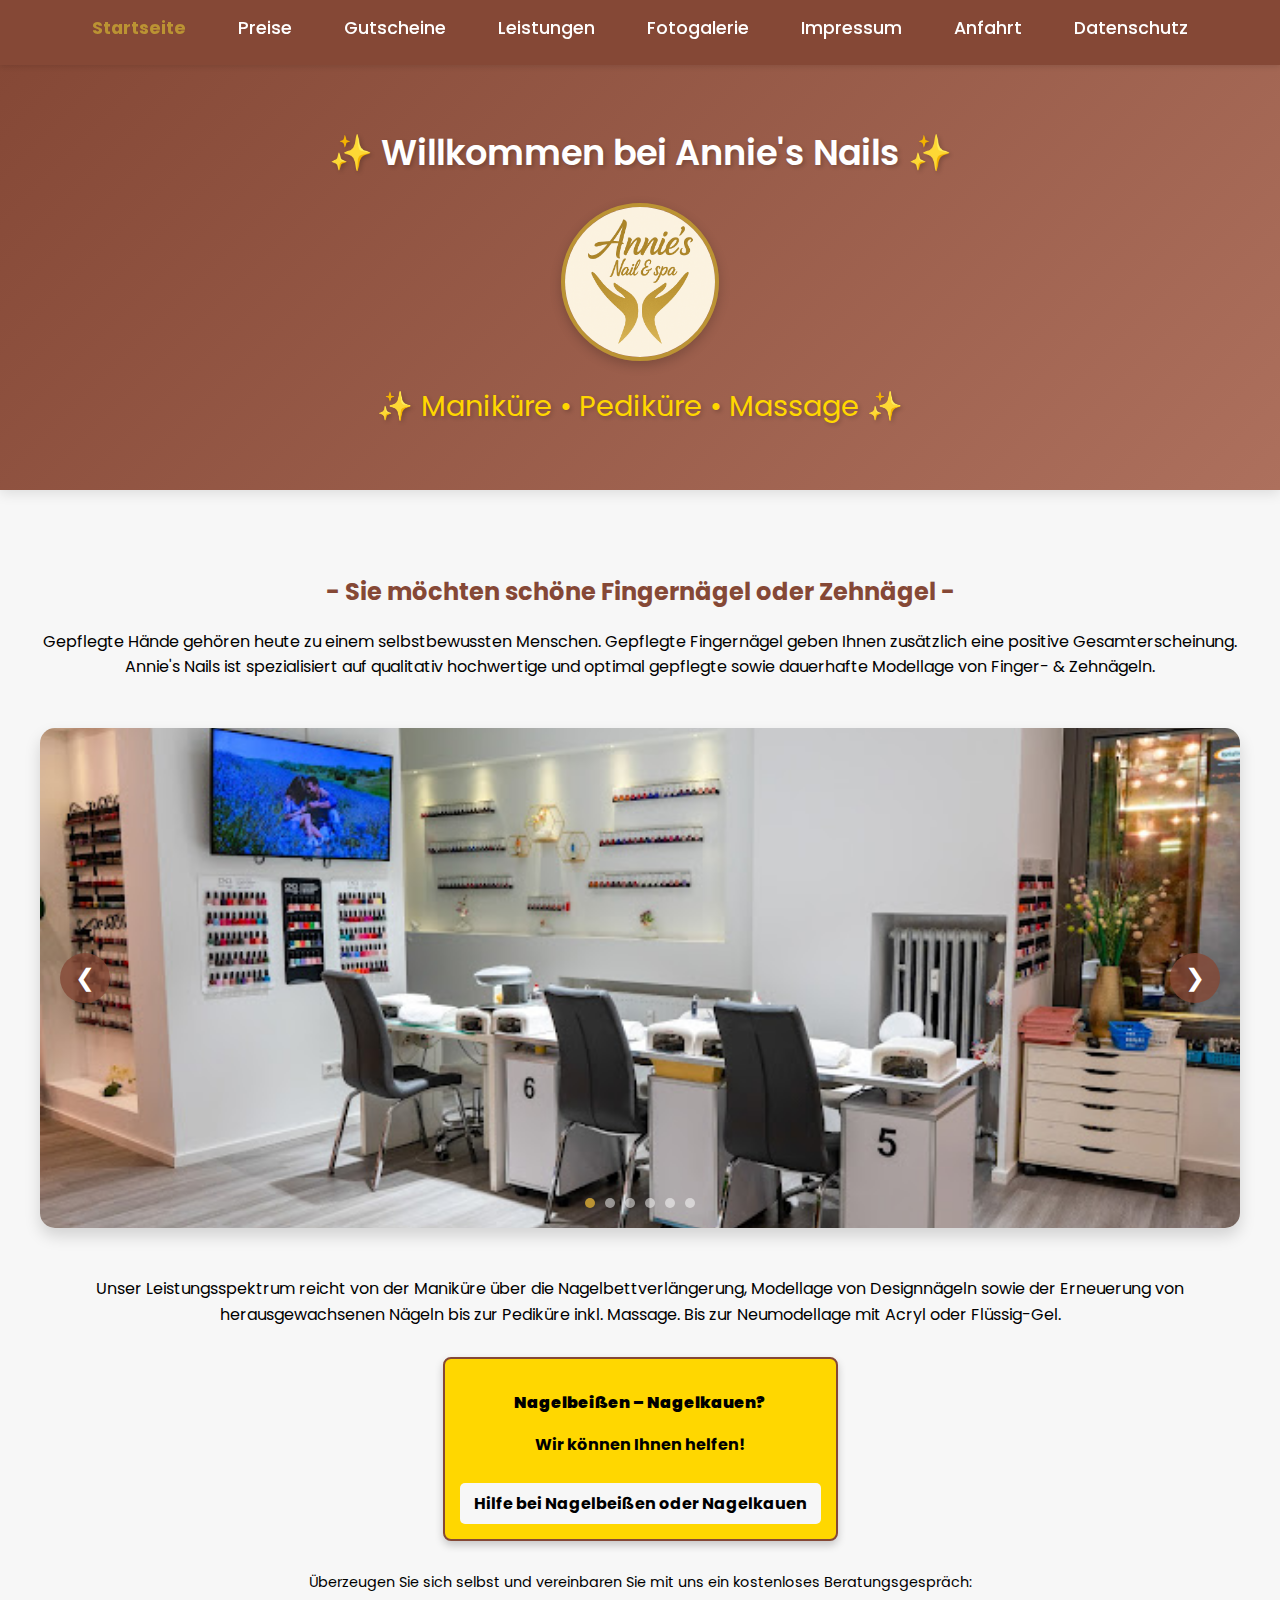
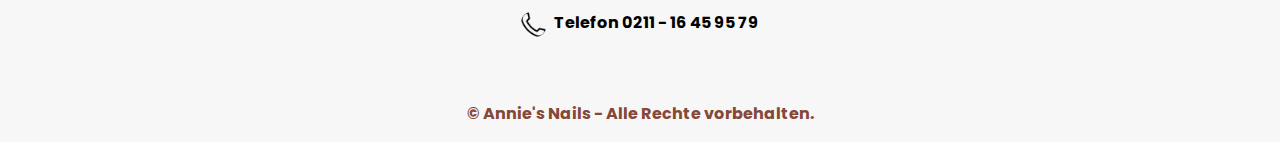
<file: index.html>
<!DOCTYPE html>
<html lang="de">

<head>
    <meta charset="UTF-8">
    <meta name="viewport" content="width=device-width, initial-scale=1.0, maximum-scale=5.0">
    <title>Startseite - Annie's Nails</title>
    <link rel="stylesheet" href="css/index_style.css">
    <link rel="stylesheet" href="css/responsive.css">
    <link rel="stylesheet" href="css/common.css">

    <link rel="preconnect" href="https://fonts.googleapis.com">
    <link rel="preconnect" href="https://fonts.gstatic.com" crossorigin>
    <link
        href="https://fonts.googleapis.com/css2?family=Poppins:ital,wght@0,100;0,200;0,300;0,400;0,500;0,600;0,700;0,800;0,900;1,100;1,200;1,300;1,400;1,500;1,600;1,700;1,800;1,900&display=swap"
        rel="stylesheet">
    <meta name="theme-color" content="#YOUR_BRAND_COLOR">
    <meta name="mobile-web-app-capable" content="yes">

</head>

<body>    <header>
        <div class="sparkle-container"></div>
        <h1><span class="sparkle">✨</span> Willkommen bei Annie's Nails <span class="sparkle">✨</span></h1>
        <img src="assets/images/ChatGPT Image May 22, 2025, 01_03_40 PM.png" alt="Annie's Nails Logo" class="logo">
        <h1><span class="sparkle">✨</span> Maniküre • Pediküre • Massage <span class="sparkle">✨</span></h1>
    </header>

    <nav class="navbar"> <button class="burger" id="burger-btn" aria-label="Menü öffnen">
            <span class="burger-line"></span>
            <span class="burger-line"></span>
            <span class="burger-line"></span>
        </button>
        <div class="nav-links"> <a href="index.html" class="nav-link active">Startseite</a>
            <a href="preise.html" class="nav-link">Preise</a>
            <a href="gutscheine.html" class="nav-link">Gutscheine</a>
            <a href="leistungen.html" class="nav-link">Leistungen</a>
            <a href="fotogalerie.html" class="nav-link">Fotogalerie</a>
            <a href="impressum.html" class="nav-link">Impressum</a>
            <a href="anfahrt.html" class="nav-link">Anfahrt</a>
            <a href="datenschutz.html" class="nav-link">Datenschutz</a>
        </div>
    </nav>

    <div class="container">
        <h2>- Sie möchten schöne Fingernägel oder Zehnägel -</h2>
        <p>Gepflegte Hände gehören heute zu einem selbstbewussten Menschen. Gepflegte Fingernägel geben Ihnen zusätzlich
            eine positive Gesamterscheinung. Annie's Nails ist spezialisiert auf qualitativ hochwertige und optimal
            gepflegte sowie dauerhafte Modellage von Finger- & Zehnägeln.</p>
        <div class="slider-container">
            <div class="slider">
                <div class="slide">
                    <img src="assets/images/interior/2024-03-06.jpg" alt="Annie's Nails Salon Eingang">
                    <div class="slide-caption">
                        <h3>Willkommen in unserem modernen Salon</h3>
                        <p>Genießen Sie die entspannte Atmosphäre in unserem stilvoll eingerichteten Studio</p>
                    </div>
                </div>
                <div class="slide">
                    <img src="assets/images/interior/2024-03-06 (1).jpg" alt="Eleganter Empfangsbereich">
                    <div class="slide-caption">
                        <h3>Professioneller Empfangsbereich</h3>
                        <p>Wir begrüßen Sie in einer einladenden Umgebung</p>
                    </div>
                </div>
                <div class="slide">
                    <img src="assets/images/interior/2024-03-06 (2).jpg" alt="Komfortable Behandlungsplätze">
                    <div class="slide-caption">
                        <h3>Komfortable Behandlungsplätze</h3>
                        <p>Modern ausgestattete Arbeitsplätze für Ihre Behandlung</p>
                    </div>
                </div>
                <div class="slide">
                    <img src="assets/images/interior/2024-03-06 (3).jpg" alt="Nagelpflege Station">
                    <div class="slide-caption">
                        <h3>Professionelle Nagelpflege</h3>
                        <p>Hochwertige Ausstattung für beste Ergebnisse</p>
                    </div>
                </div>
                <div class="slide">
                    <img src="assets/images/interior/2024-03-06 (4).jpg" alt="Entspannungsbereich">
                    <div class="slide-caption">
                        <h3>Entspannungsbereich</h3>
                        <p>Genießen Sie Ihre Behandlung in angenehmer Atmosphäre</p>
                    </div>
                </div>
                <div class="slide">
                    <img src="assets/images/interior/2024-03-06 (5).jpg" alt="Maniküre Arbeitsplatz">
                    <div class="slide-caption">
                        <h3>Maniküre mit Aussicht</h3>
                        <p>Helle und freundliche Atmosphäre für Ihre Behandlung</p>
                    </div>
                </div>
            </div>
            <div class="slider-nav">
                <button class="prev" aria-label="Vorheriges Bild">❮</button>
                <button class="next" aria-label="Nächstes Bild">❯</button>
            </div>
            <div class="slider-dots"></div>
        </div>

        <p>Unser Leistungsspektrum reicht von der Maniküre über die Nagelbettverlängerung, Modellage von Designnägeln
            sowie der Erneuerung von herausgewachsenen Nägeln bis zur Pediküre inkl. Massage. Bis zur Neumodellage mit
            Acryl oder Flüssig-Gel.</p>

        <div class="highlight-box">
            <p><strong>Nagelbeißen – Nagelkauen?</strong></p>
            <p>Wir können Ihnen helfen!</p>
            <a href="leistungen.html">Hilfe bei Nagelbeißen oder Nagelkauen</a>
        </div>

        <p class="footer-note">Überzeugen Sie sich selbst und vereinbaren Sie mit uns ein kostenloses Beratungsgespräch:
        </p>
        <p class="contact"><img src="assets/images/2947981.png" alt="Telefon Icon"><strong>Telefon 0211 - 16 45 95
                79<strong></p>
    </div>

    <footer>
        &copy; Annie's Nails - Alle Rechte vorbehalten.
    </footer>    <script src="js/navbar.js"></script>
    <script src="js/slider.js"></script>
    <script src="js/sparkles.js"></script>
</body>

</html>
</file>
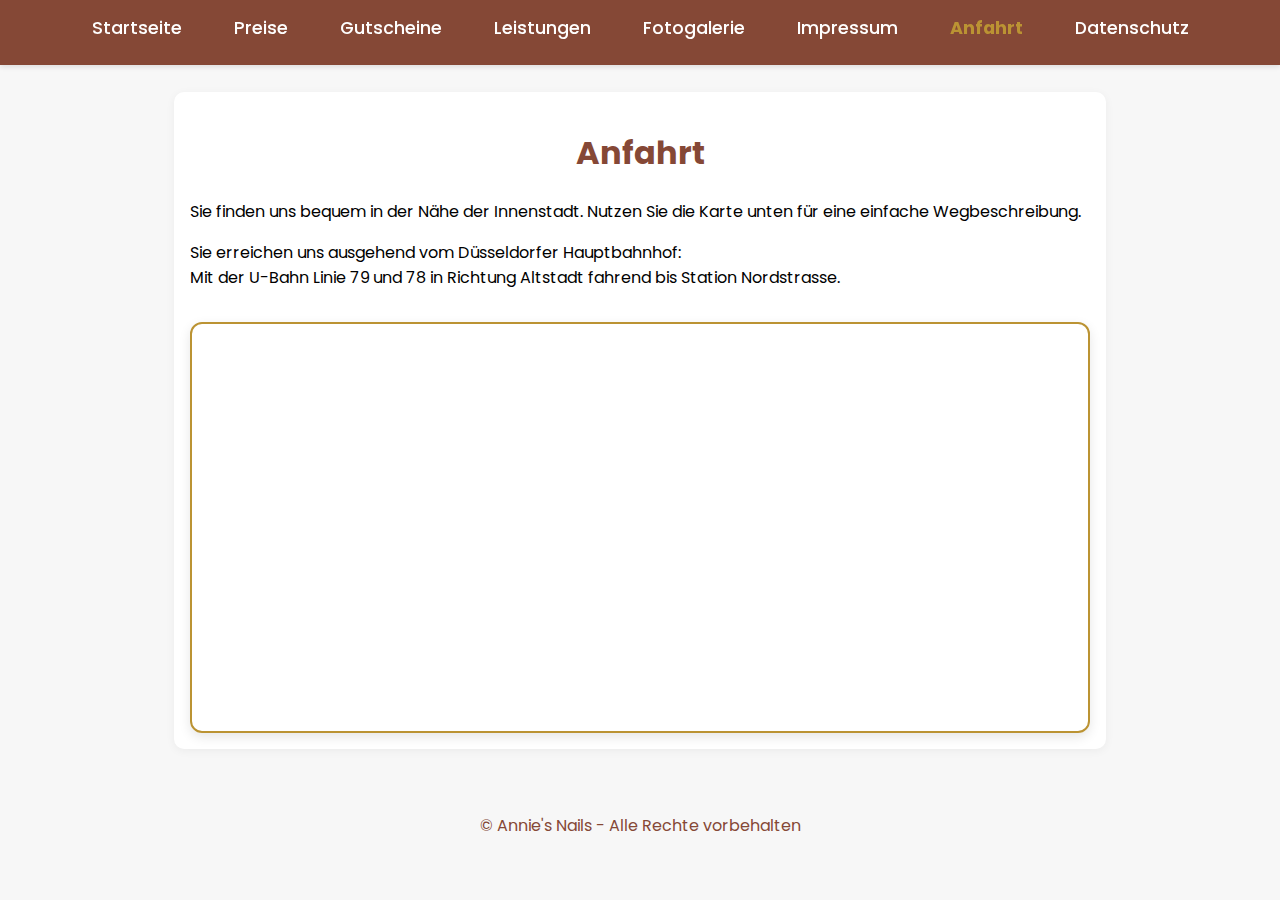
<file: anfahrt.html>
<!DOCTYPE html>
<html lang="de">

<head>
    <meta charset="UTF-8">
    <meta name="viewport" content="width=device-width, initial-scale=1.0">
    <title>Anfahrt - Annie's Nails</title>
    <link rel="preconnect" href="https://fonts.googleapis.com">
    <link rel="preconnect" href="https://fonts.gstatic.com" crossorigin>
    <link
        href="https://fonts.googleapis.com/css2?family=Poppins:ital,wght@0,100;0,200;0,300;0,400;0,500;0,600;0,700;0,800;0,900;1,100;1,200;1,300;1,400;1,500;1,600;1,700;1,800;1,900&display=swap"
        rel="stylesheet">
    <link rel="stylesheet" href="css/anfahrt_style.css">
    <link rel="stylesheet" href="css/common.css">
    <link rel="stylesheet" href="css/responsive.css">
</head>

<body>    <nav class="navbar">
        <button class="burger" id="burger-btn" aria-label="Menü öffnen">
            <span class="burger-line"></span>
            <span class="burger-line"></span>
            <span class="burger-line"></span>
        </button>
        <div class="nav-links">            <a href="index.html" class="nav-link">Startseite</a>
            <a href="preise.html" class="nav-link">Preise</a>
            <a href="gutscheine.html" class="nav-link">Gutscheine</a>
            <a href="leistungen.html" class="nav-link">Leistungen</a>
            <a href="fotogalerie.html" class="nav-link">Fotogalerie</a>
            <a href="impressum.html" class="nav-link">Impressum</a>
            <a href="anfahrt.html" class="nav-link active">Anfahrt</a>
            <a href="datenschutz.html" class="nav-link">Datenschutz</a>
        </div>
    </nav>

    <section class="main-content">
        <h1>Anfahrt</h1>
        <p>Sie finden uns bequem in der Nähe der Innenstadt. Nutzen Sie die Karte unten für eine einfache
            Wegbeschreibung.</p>
        <p>
            Sie erreichen uns ausgehend vom Düsseldorfer Hauptbahnhof:</br>
            Mit der U-Bahn Linie 79 und 78 in Richtung Altstadt fahrend bis Station Nordstrasse.
        </p>

        <div class="map-container">
            <iframe
                src="https://www.google.com/maps/embed?pb=!1m18!1m12!1m3!1d19984.58271523562!2d6.742822410839843!3d51.23615340000002!2m3!1f0!2f0!3f0!3m2!1i1024!2i768!4f13.1!3m3!1m2!1s0x47b8c9f5367ab50b%3A0xeee5b0e6f10e8b27!2sAnnie&#39;s%20Nails%20-%20Nail%20Salon%20%2F%20D%C3%BCsseldorf!5e0!3m2!1sen!2sde!4v1747835757231!5m2!1sen!2sde"
                width="100%" height="400" style="border:0;" allowfullscreen="" loading="lazy"
                referrerpolicy="no-referrer-when-downgrade">
            </iframe>
        </div>
    </section>

    <footer>
        &copy; Annie's Nails - Alle Rechte vorbehalten
    </footer>
    <script src="js/navbar.js"></script>
</body>

</html>
</file>
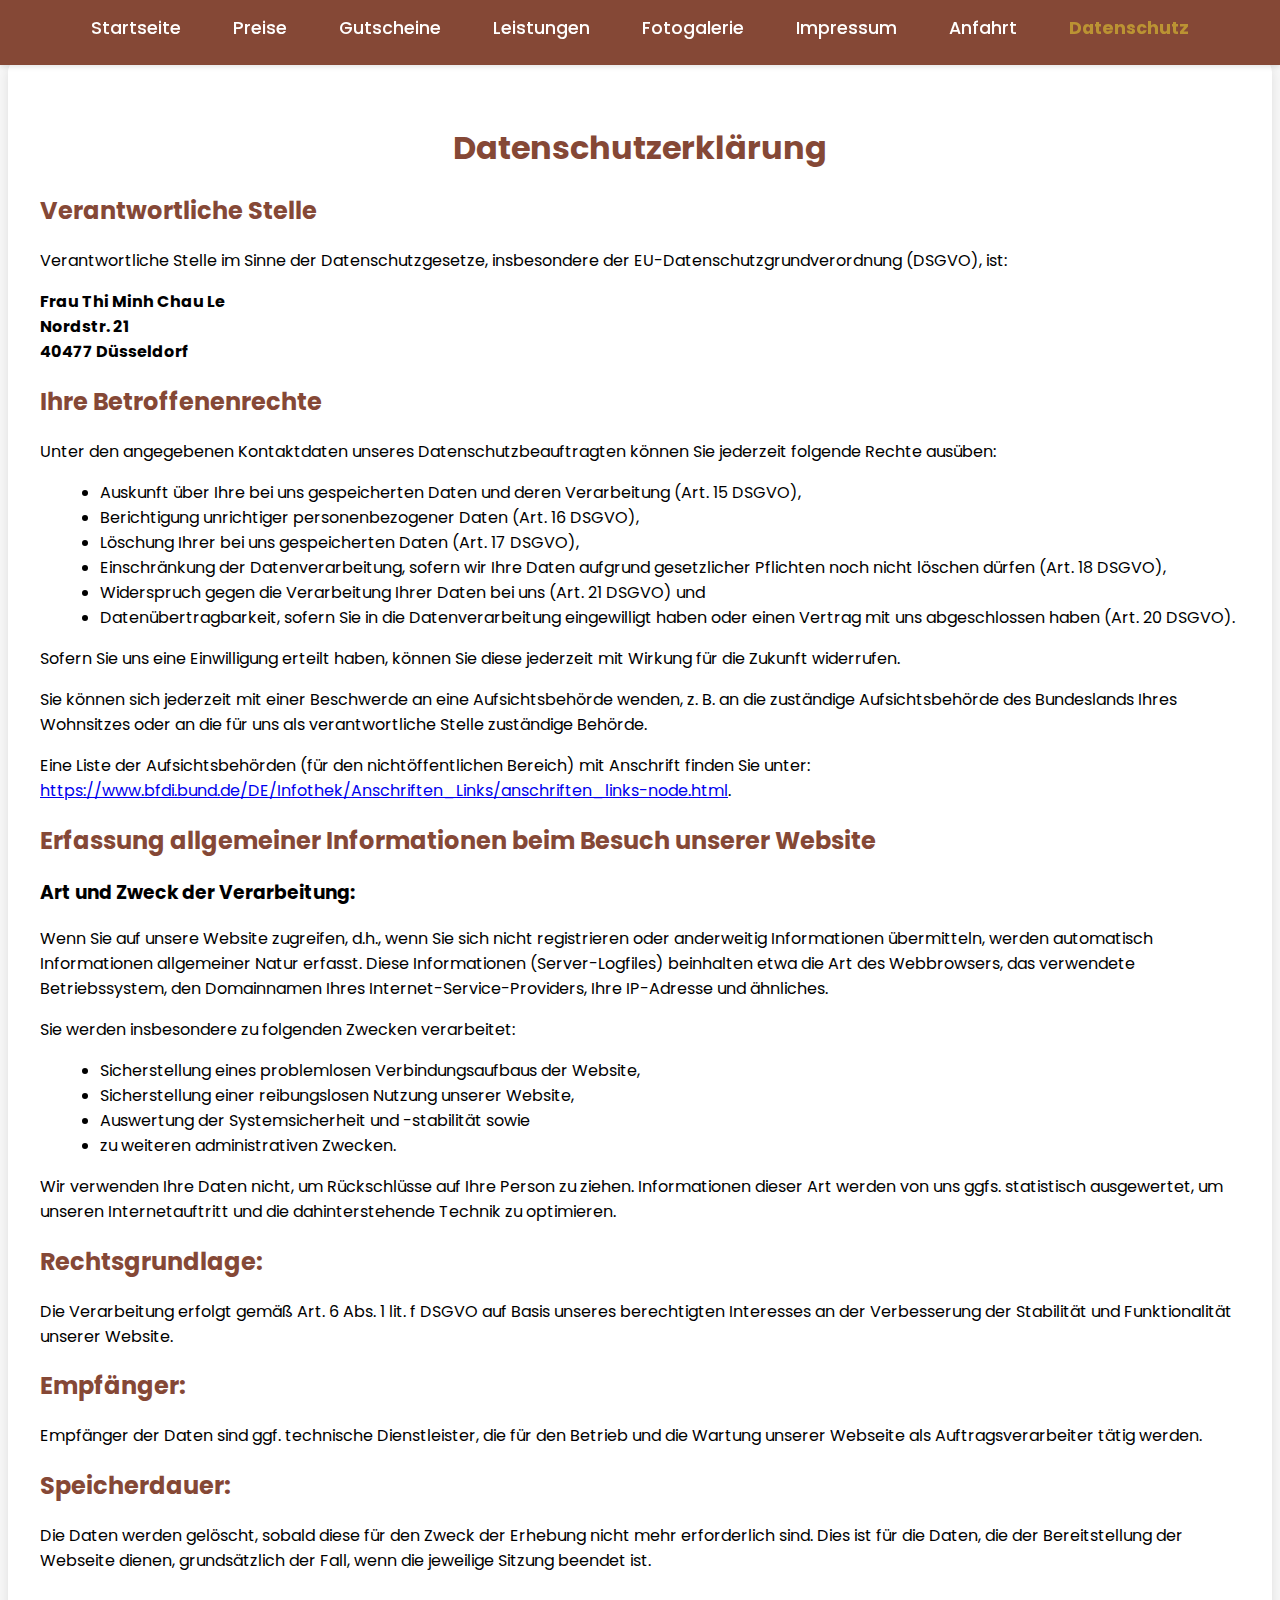
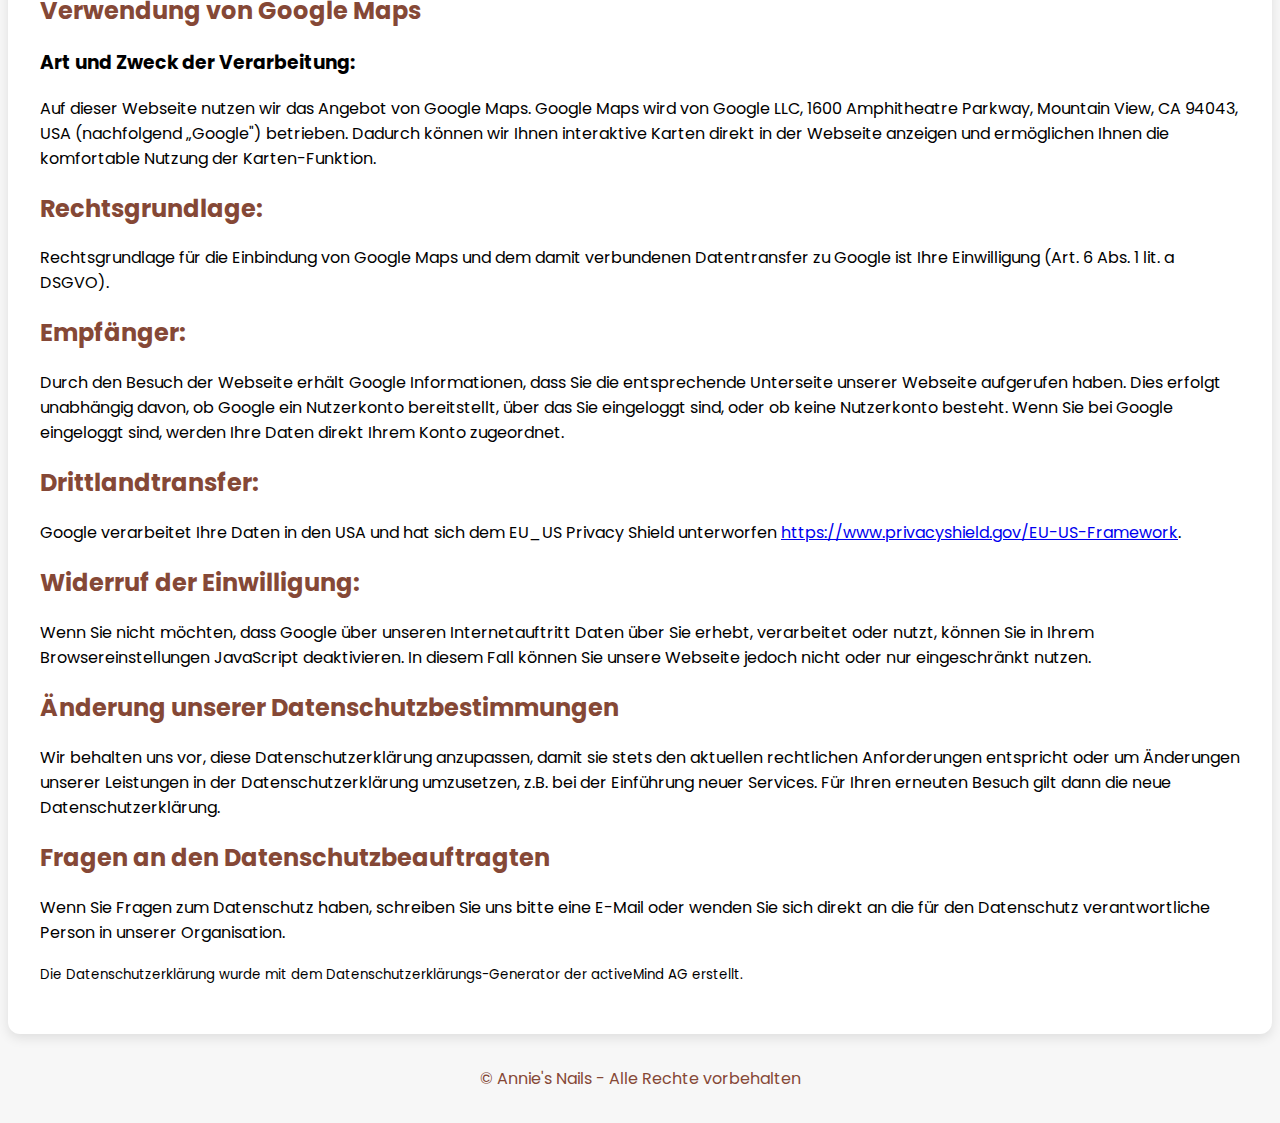
<file: datenschutz.html>
<!DOCTYPE html>
<html lang="de">

<head>
    <meta charset="UTF-8">
    <meta name="viewport" content="width=device-width, initial-scale=1.0">
    <title>Datenschutzerklärung - Annie's Nails</title>
    <link rel="preconnect" href="https://fonts.googleapis.com">
    <link rel="preconnect" href="https://fonts.gstatic.com" crossorigin>
    <link
        href="https://fonts.googleapis.com/css2?family=Poppins:ital,wght@0,100;0,200;0,300;0,400;0,500;0,600;0,700;0,800;0,900;1,100;1,200;1,300;1,400;1,500;1,600;1,700;1,800;1,900&display=swap"
        rel="stylesheet">
    <link rel="stylesheet" href="css/datenschutz_style.css">
    <link rel="stylesheet" href="css/common.css">
    <link rel="stylesheet" href="css/responsive.css">

</head>

<body>    <nav class="navbar">
        <button class="burger" id="burger-btn" aria-label="Menü öffnen">
            <span class="burger-line"></span>
            <span class="burger-line"></span>
            <span class="burger-line"></span>
        </button>
        <div class="nav-links">            <a href="index.html" class="nav-link">Startseite</a>
            <a href="preise.html" class="nav-link">Preise</a>
            <a href="gutscheine.html" class="nav-link">Gutscheine</a>
            <a href="leistungen.html" class="nav-link">Leistungen</a>
            <a href="fotogalerie.html" class="nav-link">Fotogalerie</a>
            <a href="impressum.html" class="nav-link">Impressum</a>
            <a href="anfahrt.html" class="nav-link">Anfahrt</a>
            <a href="datenschutz.html" class="nav-link active">Datenschutz</a>
        </div>
    </nav>

    <div class="container">
        <h1>Datenschutzerklärung</h1>

        <h2>Verantwortliche Stelle</h2>
        <p>Verantwortliche Stelle im Sinne der Datenschutzgesetze, insbesondere der EU-Datenschutzgrundverordnung
            (DSGVO), ist:</p>
        <strong><p>Frau Thi Minh Chau Le<br>
            Nordstr. 21<br>
            40477 Düsseldorf</p></strong>

        <h2>Ihre Betroffenenrechte</h2>
        <p>Unter den angegebenen Kontaktdaten unseres Datenschutzbeauftragten können Sie jederzeit folgende Rechte
            ausüben:</p>
        <ul>
            <li>Auskunft über Ihre bei uns gespeicherten Daten und deren Verarbeitung (Art. 15 DSGVO),</li>
            <li>Berichtigung unrichtiger personenbezogener Daten (Art. 16 DSGVO),</li>
            <li>Löschung Ihrer bei uns gespeicherten Daten (Art. 17 DSGVO),</li>
            <li>Einschränkung der Datenverarbeitung, sofern wir Ihre Daten aufgrund gesetzlicher Pflichten noch nicht
                löschen dürfen (Art. 18 DSGVO),</li>
            <li>Widerspruch gegen die Verarbeitung Ihrer Daten bei uns (Art. 21 DSGVO) und</li>
            <li>Datenübertragbarkeit, sofern Sie in die Datenverarbeitung eingewilligt haben oder einen Vertrag mit uns
                abgeschlossen haben (Art. 20 DSGVO).</li>
        </ul>
        <p>Sofern Sie uns eine Einwilligung erteilt haben, können Sie diese jederzeit mit Wirkung für die Zukunft
            widerrufen.</p>
        <p>Sie können sich jederzeit mit einer Beschwerde an eine Aufsichtsbehörde wenden, z. B. an die zuständige
            Aufsichtsbehörde des Bundeslands Ihres Wohnsitzes oder an die für uns als verantwortliche Stelle zuständige
            Behörde.</p>
        <p>Eine Liste der Aufsichtsbehörden (für den nichtöffentlichen Bereich) mit Anschrift finden Sie unter: <a
                href="https://www.bfdi.bund.de/DE/Infothek/Anschriften_Links/anschriften_links-node.html"
                target="_blank">https://www.bfdi.bund.de/DE/Infothek/Anschriften_Links/anschriften_links-node.html</a>.
        </p>

        <h2>Erfassung allgemeiner Informationen beim Besuch unserer Website</h2>
        <h3>Art und Zweck der Verarbeitung:</h3>
        <p>Wenn Sie auf unsere Website zugreifen, d.h., wenn Sie sich nicht registrieren oder anderweitig Informationen
            übermitteln, werden automatisch Informationen allgemeiner Natur erfasst. Diese Informationen
            (Server-Logfiles) beinhalten etwa die Art des Webbrowsers, das verwendete Betriebssystem, den Domainnamen
            Ihres Internet-Service-Providers, Ihre IP-Adresse und ähnliches.</p>
        <p>Sie werden insbesondere zu folgenden Zwecken verarbeitet:</p>
        <ul>
            <li>Sicherstellung eines problemlosen Verbindungsaufbaus der Website,</li>
            <li>Sicherstellung einer reibungslosen Nutzung unserer Website,</li>
            <li>Auswertung der Systemsicherheit und -stabilität sowie</li>
            <li>zu weiteren administrativen Zwecken.</li>
        </ul>
        <p>Wir verwenden Ihre Daten nicht, um Rückschlüsse auf Ihre Person zu ziehen. Informationen dieser Art werden
            von uns ggfs. statistisch ausgewertet, um unseren Internetauftritt und die dahinterstehende Technik zu
            optimieren.</p>

        <h2>Rechtsgrundlage:</h2>
        <p>Die Verarbeitung erfolgt gemäß Art. 6 Abs. 1 lit. f DSGVO auf Basis unseres berechtigten Interesses an der
            Verbesserung der Stabilität und Funktionalität unserer Website.</p>

        <h2>Empfänger:</h2>
        <p>Empfänger der Daten sind ggf. technische Dienstleister, die für den Betrieb und die Wartung unserer Webseite
            als Auftragsverarbeiter tätig werden.</p>

        <h2>Speicherdauer:</h2>
        <p>Die Daten werden gelöscht, sobald diese für den Zweck der Erhebung nicht mehr erforderlich sind. Dies ist für
            die Daten, die der Bereitstellung der Webseite dienen, grundsätzlich der Fall, wenn die jeweilige Sitzung
            beendet ist.</p>

        <h2>Verwendung von Google Maps</h2>
        <h3>Art und Zweck der Verarbeitung:</h3>
        <p>Auf dieser Webseite nutzen wir das Angebot von Google Maps. Google Maps wird von Google LLC, 1600
            Amphitheatre Parkway, Mountain View, CA 94043, USA (nachfolgend „Google") betrieben. Dadurch können wir
            Ihnen interaktive Karten direkt in der Webseite anzeigen und ermöglichen Ihnen die komfortable Nutzung der
            Karten-Funktion.</p>

        <h2>Rechtsgrundlage:</h2>
        <p>Rechtsgrundlage für die Einbindung von Google Maps und dem damit verbundenen Datentransfer zu Google ist Ihre
            Einwilligung (Art. 6 Abs. 1 lit. a DSGVO).</p>

        <h2>Empfänger:</h2>
        <p>Durch den Besuch der Webseite erhält Google Informationen, dass Sie die entsprechende Unterseite unserer
            Webseite aufgerufen haben. Dies erfolgt unabhängig davon, ob Google ein Nutzerkonto bereitstellt, über das
            Sie eingeloggt sind, oder ob keine Nutzerkonto besteht. Wenn Sie bei Google eingeloggt sind, werden Ihre
            Daten direkt Ihrem Konto zugeordnet.</p>

        <h2>Drittlandtransfer:</h2>
        <p>Google verarbeitet Ihre Daten in den USA und hat sich dem EU_US Privacy Shield unterworfen <a
                href="https://www.privacyshield.gov/EU-US-Framework"
                target="_blank">https://www.privacyshield.gov/EU-US-Framework</a>.</p>

        <h2>Widerruf der Einwilligung:</h2>
        <p>Wenn Sie nicht möchten, dass Google über unseren Internetauftritt Daten über Sie erhebt, verarbeitet oder
            nutzt, können Sie in Ihrem Browsereinstellungen JavaScript deaktivieren. In diesem Fall können Sie unsere
            Webseite jedoch nicht oder nur eingeschränkt nutzen.</p>

        <h2>Änderung unserer Datenschutzbestimmungen</h2>
        <p>Wir behalten uns vor, diese Datenschutzerklärung anzupassen, damit sie stets den aktuellen rechtlichen
            Anforderungen entspricht oder um Änderungen unserer Leistungen in der Datenschutzerklärung umzusetzen, z.B.
            bei der Einführung neuer Services. Für Ihren erneuten Besuch gilt dann die neue Datenschutzerklärung.</p>

        <h2>Fragen an den Datenschutzbeauftragten</h2>
        <p>Wenn Sie Fragen zum Datenschutz haben, schreiben Sie uns bitte eine E-Mail oder wenden Sie sich direkt an die
            für den Datenschutz verantwortliche Person in unserer Organisation.</p>

        <p><small>Die Datenschutzerklärung wurde mit dem Datenschutzerklärungs-Generator der activeMind AG
                erstellt.</small></p>
    </div>

    <footer>
    &copy; Annie's Nails - Alle Rechte vorbehalten
  </footer>

    <script src="js/navbar.js"></script>

</body>

</html>
</file>
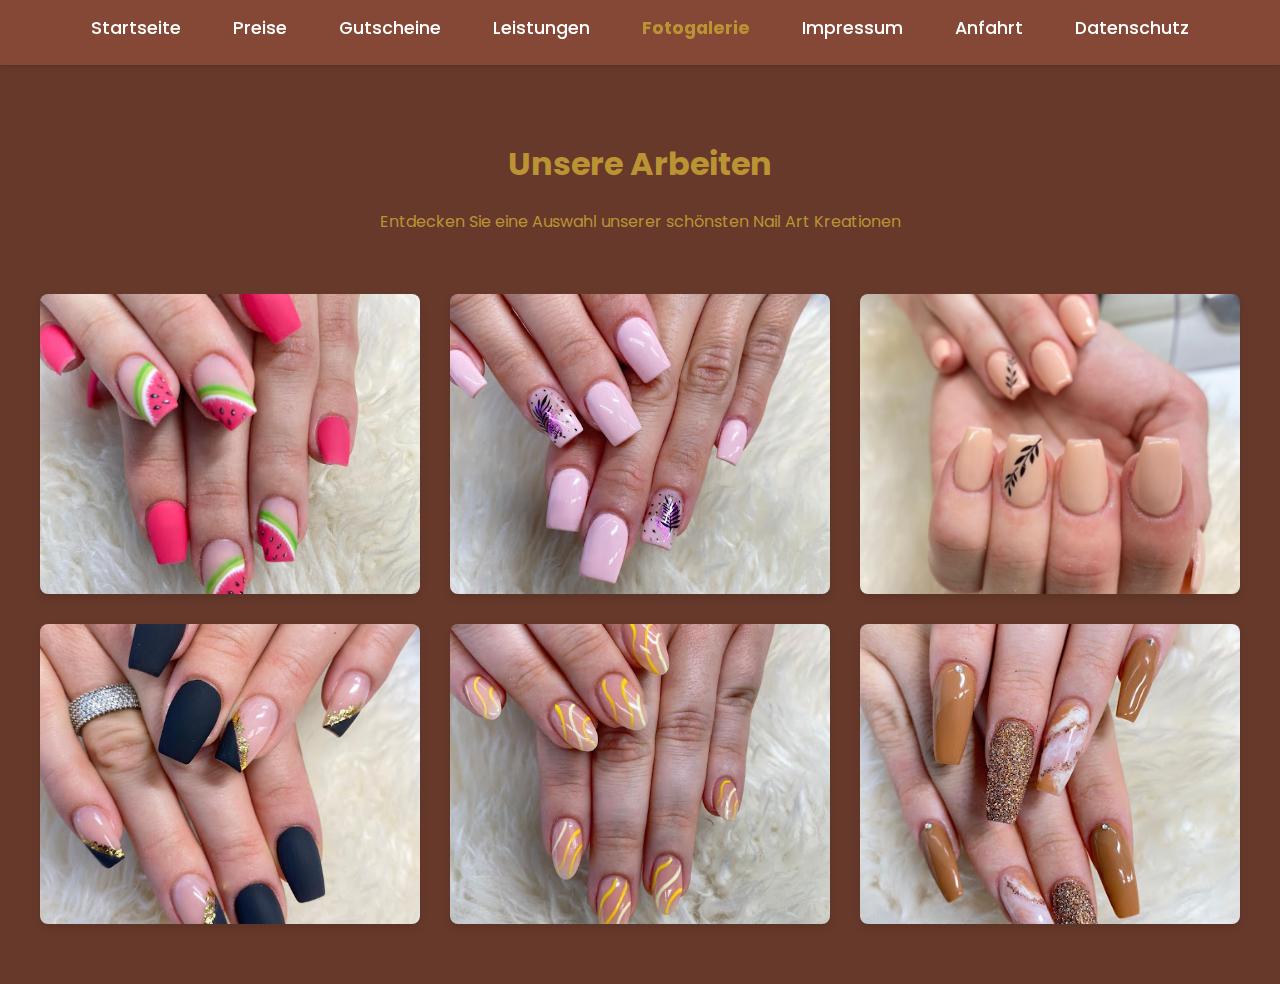
<file: fotogalerie.html>
<!DOCTYPE html>
<html lang="de">

<head>
    <meta charset="UTF-8">
    <meta name="viewport" content="width=device-width, initial-scale=1.0">
    <title>Fotogalerie - Annie Nails</title>
    <link rel="stylesheet" href="css/common.css">
    <link rel="stylesheet" href="css/fotogalerie_style.css">
    <link rel="stylesheet" href="css/responsive.css">

    <link rel="preconnect" href="https://fonts.googleapis.com">
    <link rel="preconnect" href="https://fonts.gstatic.com" crossorigin>
    <link
        href="https://fonts.googleapis.com/css2?family=Poppins:ital,wght@0,100;0,200;0,300;0,400;0,500;0,600;0,700;0,800;0,900;1,100;1,200;1,300;1,400;1,500;1,600;1,700;1,800;1,900&display=swap"
        rel="stylesheet">
</head>

<body>
    <nav class="navbar">
        <button class="burger" id="burger-btn" aria-label="Menü öffnen">
            <span class="burger-line"></span>
            <span class="burger-line"></span>
            <span class="burger-line"></span>
        </button>
        <div class="nav-links">
            <a href="index.html" class="nav-link">Startseite</a>
            <a href="preise.html" class="nav-link">Preise</a>
            <a href="gutscheine.html" class="nav-link">Gutscheine</a>
            <a href="leistungen.html" class="nav-link">Leistungen</a>
            <a href="fotogalerie.html" class="nav-link active">Fotogalerie</a>
            <a href="impressum.html" class="nav-link">Impressum</a>
            <a href="anfahrt.html" class="nav-link">Anfahrt</a>
            <a href="datenschutz.html" class="nav-link">Datenschutz</a>
        </div>
    </nav>

    <div class="gallery-container">
        <div class="gallery-header">
            <h1>Unsere Arbeiten</h1>
            <p>Entdecken Sie eine Auswahl unserer schönsten Nail Art Kreationen</p>
        </div>

        <div class="gallery-grid">
            <div class="gallery-item">
                <img src="assets/images/nails/2024-04-17.jpg" alt="Elegante French Nails">
                <div class="gallery-item-overlay">
                    <h3 class="gallery-item-title">Klassische French Manicure mit moderner Note</h3>
                </div>
            </div>

            <div class="gallery-item">
                <img src="assets/images/nails/2024-04-17 (1).jpg" alt="Stilvolle Naturnägel">
                <div class="gallery-item-overlay">
                    <h3 class="gallery-item-title">Moderne Nagelkunst in Pastelltönen</h3>
                </div>
            </div>

            <div class="gallery-item">
                <img src="assets/images/nails/2024-04-20.jpg" alt="Glitzerndes Nageldesign">
                <div class="gallery-item-overlay">
                    <h3 class="gallery-item-title">Perfekt gepflegte Naturnägel in Nude</h3>
                </div>
            </div>

            <div class="gallery-item">
                <img src="assets/images/nails/2024-04-20 (1).jpg" alt="Kunstvolle Nagelmodellage">
                <div class="gallery-item-overlay">
                    <h3 class="gallery-item-title">Glamouröses Design mit Glitzereffekt</h3>
                </div>
            </div>

            <div class="gallery-item">
                <img src="assets/images/nails/Lacktheke.jpg" alt="Große Farbauswahl">
                <div class="gallery-item-overlay">
                    <h3 class="gallery-item-title">Unsere vielfältige Farbauswahl für Ihre Wunschnägel</h3>
                </div>
            </div>

            <div class="gallery-item">
                <img src="assets/images/nails/2024-04-18.jpg" alt="Luxuriöses Karamell & Glitzer Design">
                <div class="gallery-item-overlay">
                    <h3 class="gallery-item-title">Elegantes Karamell mit Glitzer & Marmoreffekt</h3>
                </div>
            </div>
        </div>
    </div>

    <script src="js/navbar.js"></script>
</body>

</html>
</file>
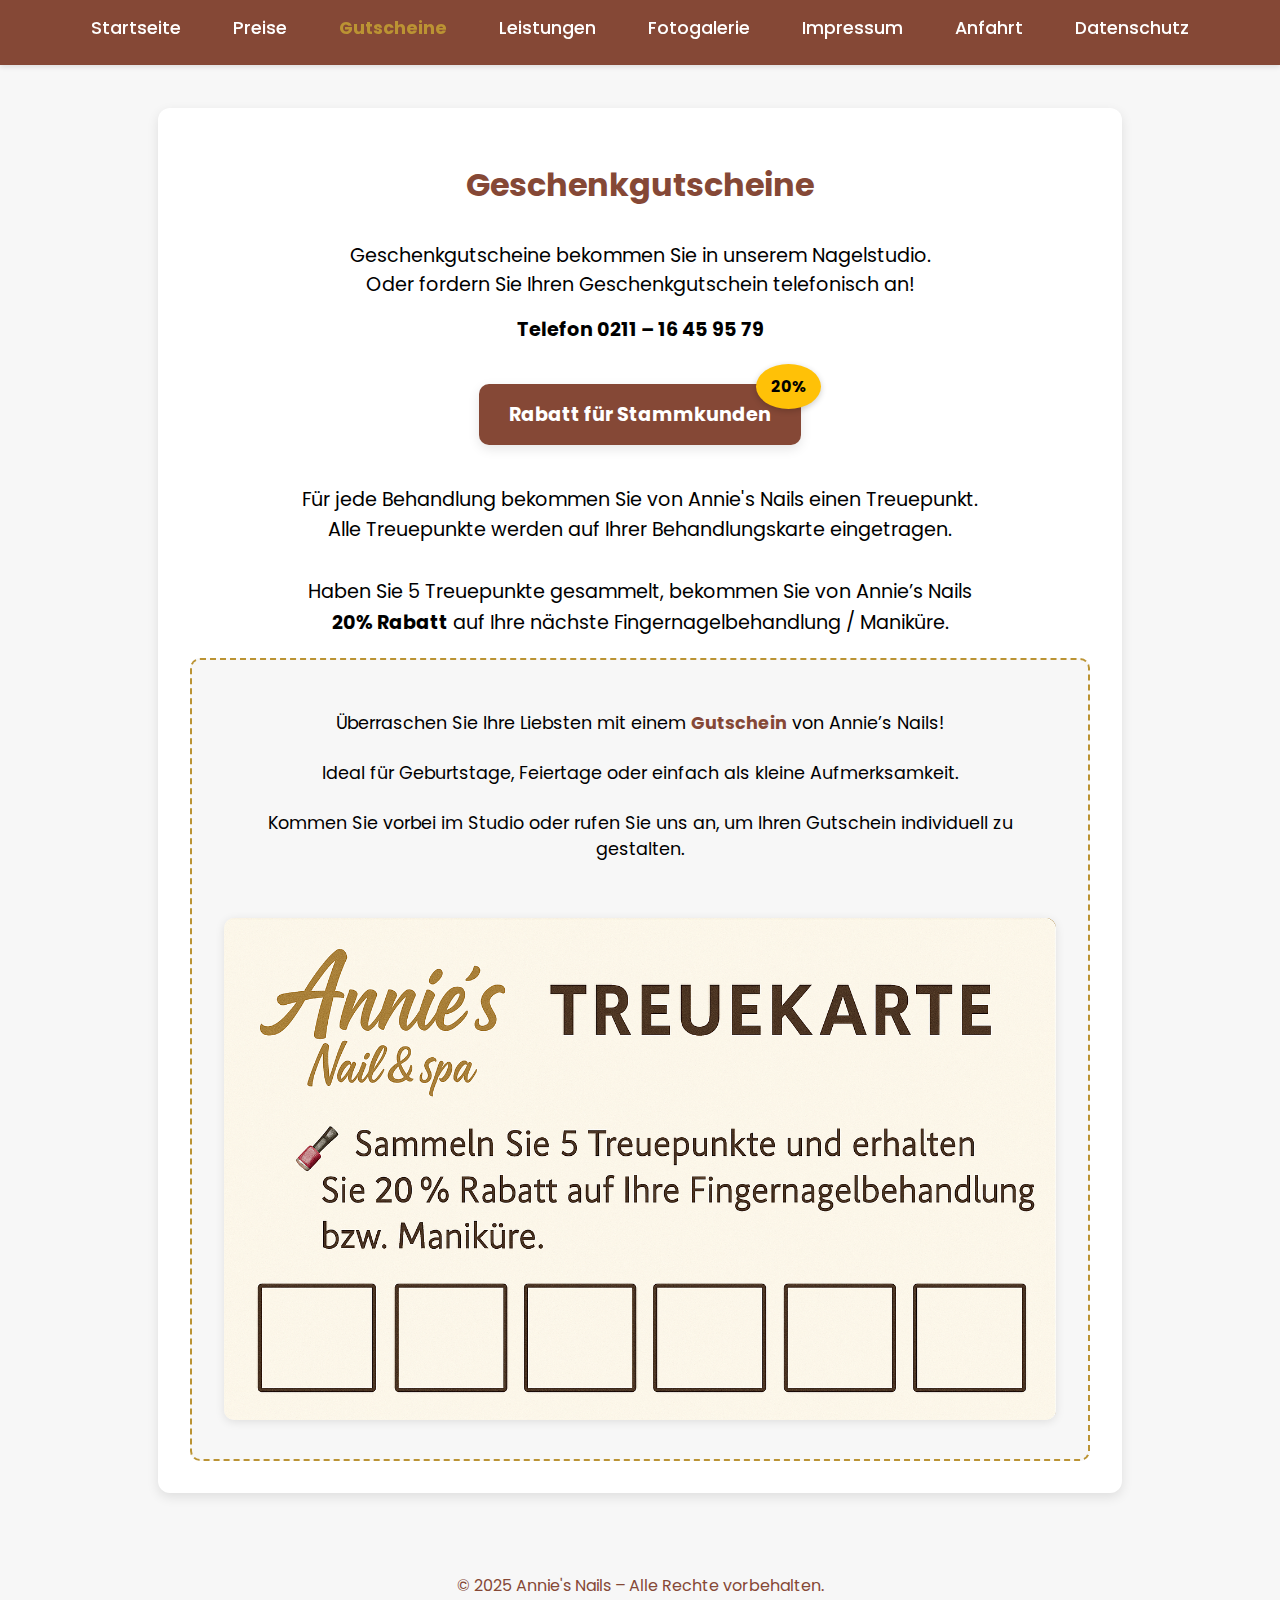
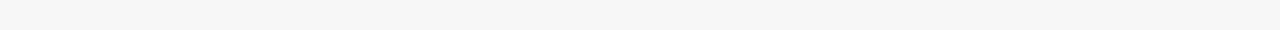
<file: gutscheine.html>
<!DOCTYPE html>
<html lang="de">

<head>
    <meta charset="UTF-8" />
    <meta name="viewport" content="width=device-width, initial-scale=1.0" />
    <title>Gutscheine – Annie's Nails</title>
    <link rel="preconnect" href="https://fonts.googleapis.com">
    <link rel="preconnect" href="https://fonts.gstatic.com" crossorigin>
    <link
        href="https://fonts.googleapis.com/css2?family=Poppins:ital,wght@0,100;0,200;0,300;0,400;0,500;0,600;0,700;0,800;0,900;1,100;1,200;1,300;1,400;1,500;1,600;1,700;1,800;1,900&display=swap"
        rel="stylesheet">
    <link rel="stylesheet" href="css/gutscheine_style.css" />
    <link rel="stylesheet" href="css/common.css" />
    <link rel="stylesheet" href="css/responsive.css" />

</head>

<body>    <nav class="navbar">
        <button class="burger" id="burger-btn" aria-label="Menü öffnen">
            <span class="burger-line"></span>
            <span class="burger-line"></span>
            <span class="burger-line"></span>
        </button>
        <div class="nav-links">            <a href="index.html" class="nav-link">Startseite</a>
            <a href="preise.html" class="nav-link">Preise</a>
            <a href="gutscheine.html" class="nav-link active">Gutscheine</a>
            <a href="leistungen.html" class="nav-link">Leistungen</a>
            <a href="fotogalerie.html" class="nav-link">Fotogalerie</a>
            <a href="impressum.html" class="nav-link">Impressum</a>
            <a href="anfahrt.html" class="nav-link">Anfahrt</a>
            <a href="datenschutz.html" class="nav-link">Datenschutz</a>
        </div>
    </nav>

    <section class="main-content">
        <h1>Geschenkgutscheine</h1>
        <p class="info-text">Geschenkgutscheine bekommen Sie in unserem Nagelstudio.<br>
            Oder fordern Sie Ihren Geschenkgutschein telefonisch an!</p>

        <p class="phone">Telefon 0211 – 16 45 95 79</p>

        <div class="highlight-box">
            Rabatt für Stammkunden
            <div class="badge">20%</div>
        </div>


        <div class="loyalty-text">
            Für jede Behandlung bekommen Sie von Annie's Nails einen Treuepunkt.<br>
            Alle Treuepunkte werden auf Ihrer Behandlungskarte eingetragen.<br><br>
            Haben Sie 5 Treuepunkte gesammelt, bekommen Sie von Annie’s Nails <strong>20% Rabatt</strong>
            auf Ihre nächste Fingernagelbehandlung / Maniküre.
        </div>

        <div class="voucher-box">
            <p>
                Überraschen Sie Ihre Liebsten mit einem <strong>Gutschein</strong> von Annie’s Nails!
            </p>
            <p>
                Ideal für Geburtstage, Feiertage oder einfach als kleine Aufmerksamkeit.
            </p>
            <p>
                Kommen Sie vorbei im Studio oder rufen Sie uns an, um Ihren Gutschein individuell zu gestalten.
            </p>

            <img src="assets/images/ChatGPT Image May 22, 2025, 01_57_36 PM.png" alt="Gutschein Beispiel" class="voucher-image" />
        </div>
    </section>

    <footer>
        &copy; 2025 Annie's Nails – Alle Rechte vorbehalten.
    </footer>

    <script src="js/navbar.js"></script>

</body>

</html>
</file>
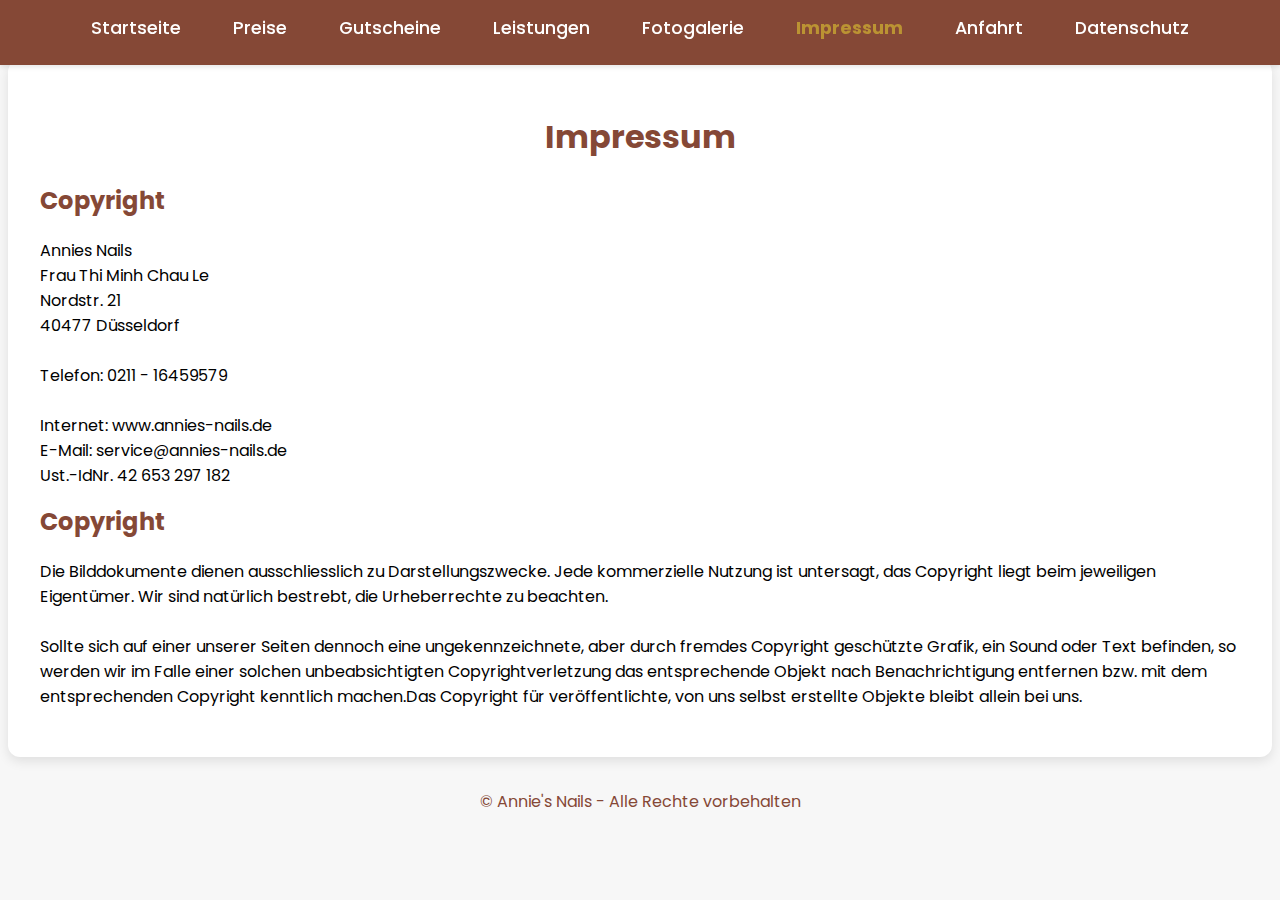
<file: impressum.html>
<!DOCTYPE html>
<html lang="en">

<head>
    <meta charset="UTF-8">
    <meta name="viewport" content="width=device-width, initial-scale=1.0">
    <title>Impressum - Annie's Nails</title>
    <link rel="preconnect" href="https://fonts.googleapis.com">
    <link rel="preconnect" href="https://fonts.gstatic.com" crossorigin>
    <link
        href="https://fonts.googleapis.com/css2?family=Poppins:ital,wght@0,100;0,200;0,300;0,400;0,500;0,600;0,700;0,800;0,900;1,100;1,200;1,300;1,400;1,500;1,600;1,700;1,800;1,900&display=swap"
        rel="stylesheet">
    <link rel="stylesheet" href="css/impressum_style.css">
    <link rel="stylesheet" href="css/common.css">
    <link rel="stylesheet" href="css/responsive.css">

</head>

<body>    <nav class="navbar">
        <button class="burger" id="burger-btn" aria-label="Menü öffnen">
            <span class="burger-line"></span>
            <span class="burger-line"></span>
            <span class="burger-line"></span>
        </button>
        <div class="nav-links">            <a href="index.html" class="nav-link">Startseite</a>
            <a href="preise.html" class="nav-link">Preise</a>
            <a href="gutscheine.html" class="nav-link">Gutscheine</a>
            <a href="leistungen.html" class="nav-link">Leistungen</a>
            <a href="fotogalerie.html" class="nav-link">Fotogalerie</a>
            <a href="impressum.html" class="nav-link active">Impressum</a>
            <a href="anfahrt.html" class="nav-link">Anfahrt</a>
            <a href="datenschutz.html" class="nav-link">Datenschutz</a>
        </div>
    </nav>

    <div class="container">
        <h1>Impressum</h1>

        <h2>Copyright</h2>
        <p>
            Annies Nails </br>
            Frau Thi Minh Chau Le </br>
            Nordstr. 21</br>
            40477 Düsseldorf</br></br>

            Telefon: 0211 - 16459579</br></br>

            Internet: www.annies-nails.de</br>
            E-Mail: service@annies-nails.de</br>

            Ust.-IdNr. 42 653 297 182
        </p>

        <h2>Copyright</h2>
        <p>
            Die Bilddokumente dienen ausschliesslich zu Darstellungszwecke. Jede kommerzielle Nutzung ist untersagt, das
            Copyright liegt beim jeweiligen Eigentümer. Wir sind natürlich bestrebt, die Urheberrechte zu beachten.
            </br></br>
            Sollte sich auf einer unserer Seiten dennoch eine ungekennzeichnete, aber durch fremdes Copyright geschützte
            Grafik, ein Sound oder Text befinden, so werden wir im Falle einer solchen unbeabsichtigten
            Copyrightverletzung das entsprechende Objekt nach Benachrichtigung entfernen bzw. mit dem entsprechenden
            Copyright kenntlich machen.Das Copyright für veröffentlichte, von uns selbst erstellte Objekte bleibt allein
            bei uns.
        </p>
    </div>    
        <footer>
            &copy; Annie's Nails - Alle Rechte vorbehalten
        </footer>

    <script src="js/navbar.js"></script>    
</body>

</html>
</file>
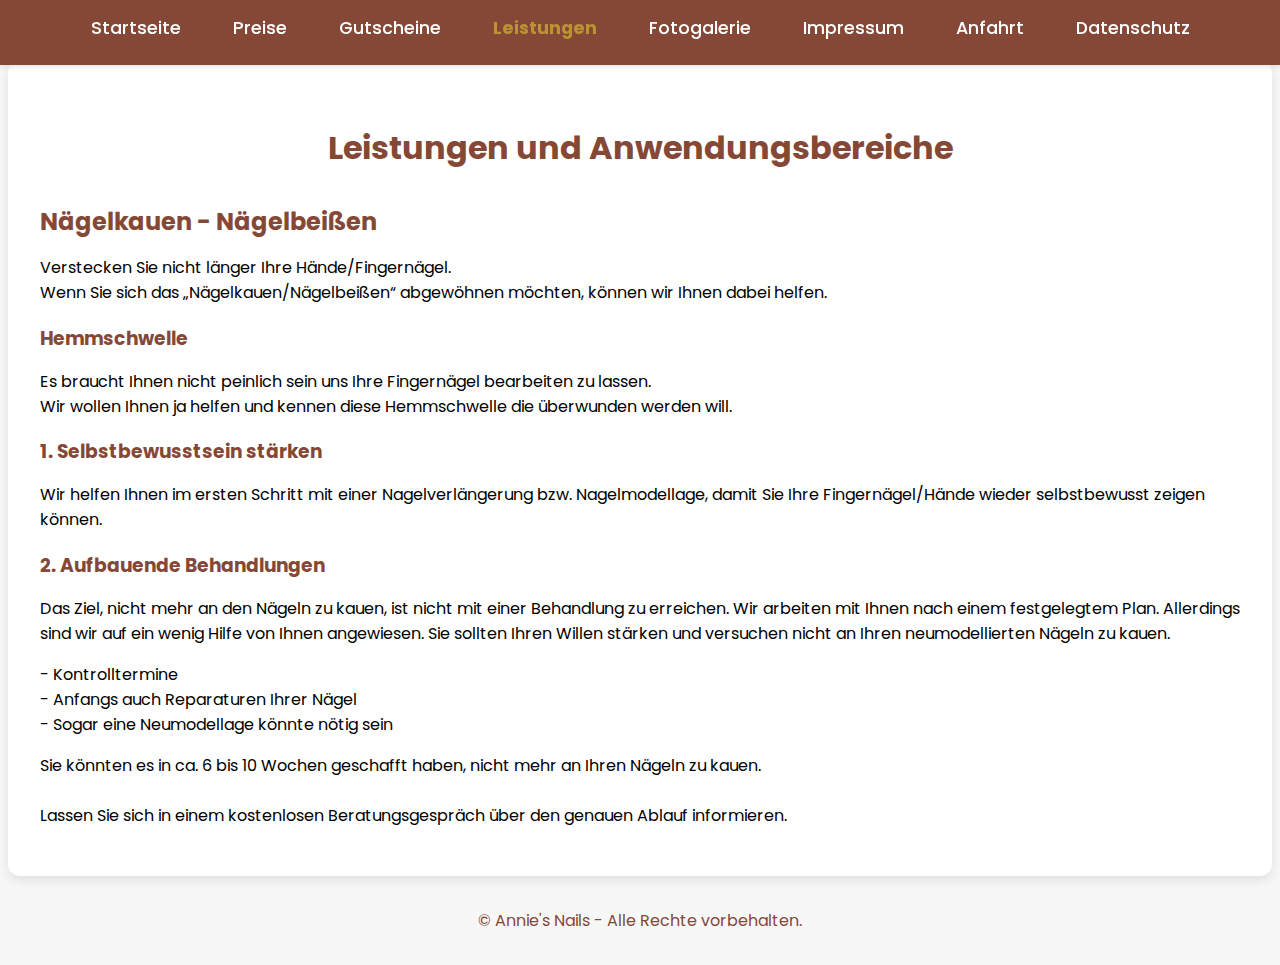
<file: leistungen.html>
<!DOCTYPE html>
<html lang="en">

<head>
    <meta charset="UTF-8">
    <meta name="viewport" content="width=device-width, initial-scale=1.0">
    <title>Leistungen - Annie's Nails</title>
    <link rel="stylesheet" href="css/leistungen_style.css">
    <link rel="stylesheet" href="css/common.css">
    <link rel="stylesheet" href="css/responsive.css">
    <link rel="preconnect" href="https://fonts.googleapis.com">
    <link rel="preconnect" href="https://fonts.gstatic.com" crossorigin>
    <link
        href="https://fonts.googleapis.com/css2?family=Poppins:ital,wght@0,100;0,200;0,300;0,400;0,500;0,600;0,700;0,800;0,900;1,100;1,200;1,300;1,400;1,500;1,600;1,700;1,800;1,900&display=swap"
        rel="stylesheet">
</head>

<body>    <nav class="navbar">
        <button class="burger" id="burger-btn" aria-label="Menü öffnen">
            <span class="burger-line"></span>
            <span class="burger-line"></span>
            <span class="burger-line"></span>
        </button>
        <div class="nav-links">            <a href="index.html" class="nav-link">Startseite</a>
            <a href="preise.html" class="nav-link">Preise</a>
            <a href="gutscheine.html" class="nav-link">Gutscheine</a>
            <a href="leistungen.html" class="nav-link active">Leistungen</a>
            <a href="fotogalerie.html" class="nav-link">Fotogalerie</a>
            <a href="impressum.html" class="nav-link">Impressum</a>
            <a href="anfahrt.html" class="nav-link">Anfahrt</a>
            <a href="datenschutz.html" class="nav-link">Datenschutz</a>
        </div>
    </nav>

    <div class="container">
            <h1>Leistungen und Anwendungsbereiche</h1>

        <h2>Nägelkauen - Nägelbeißen</h2>
        <p>Verstecken Sie nicht länger Ihre Hände/Fingernägel. </br>
            Wenn Sie sich das „Nägelkauen/Nägelbeißen“ abgewöhnen möchten, können wir Ihnen dabei helfen.
        </p>

        <h3>Hemmschwelle</h3>
        <p>
            Es braucht Ihnen nicht peinlich sein uns Ihre Fingernägel bearbeiten zu lassen.</br>
            Wir wollen Ihnen ja helfen und kennen diese Hemmschwelle die überwunden werden will.
        </p>

        <h3>1. Selbstbewusstsein stärken</h3>
        <p>
            Wir helfen Ihnen im ersten Schritt mit einer Nagelverlängerung bzw. Nagelmodellage, damit Sie Ihre
            Fingernägel/Hände wieder selbstbewusst zeigen können.
        </p>

        <h3>2. Aufbauende Behandlungen</h3>
        <p>
            Das Ziel, nicht mehr an den Nägeln zu kauen, ist nicht mit einer Behandlung zu erreichen.
            Wir arbeiten mit Ihnen nach einem festgelegtem Plan. Allerdings sind wir auf ein wenig Hilfe von Ihnen
            angewiesen. Sie sollten Ihren Willen stärken und versuchen nicht an Ihren neumodellierten Nägeln zu kauen.
        </p>
        <p>
            - Kontrolltermine</br>

            - Anfangs auch Reparaturen Ihrer Nägel</br>

            - Sogar eine Neumodellage könnte nötig sein </br>
        </p>
        <p>
            Sie könnten es in ca. 6 bis 10 Wochen geschafft haben, nicht mehr an Ihren Nägeln zu kauen. </br> </br>
            Lassen Sie sich in einem kostenlosen Beratungsgespräch über den genauen Ablauf informieren.
        </p>
    </div>

    <footer>
        &copy; Annie's Nails - Alle Rechte vorbehalten.
    </footer>

    <script src="js/navbar.js"></script>
</body>

</html>
</file>
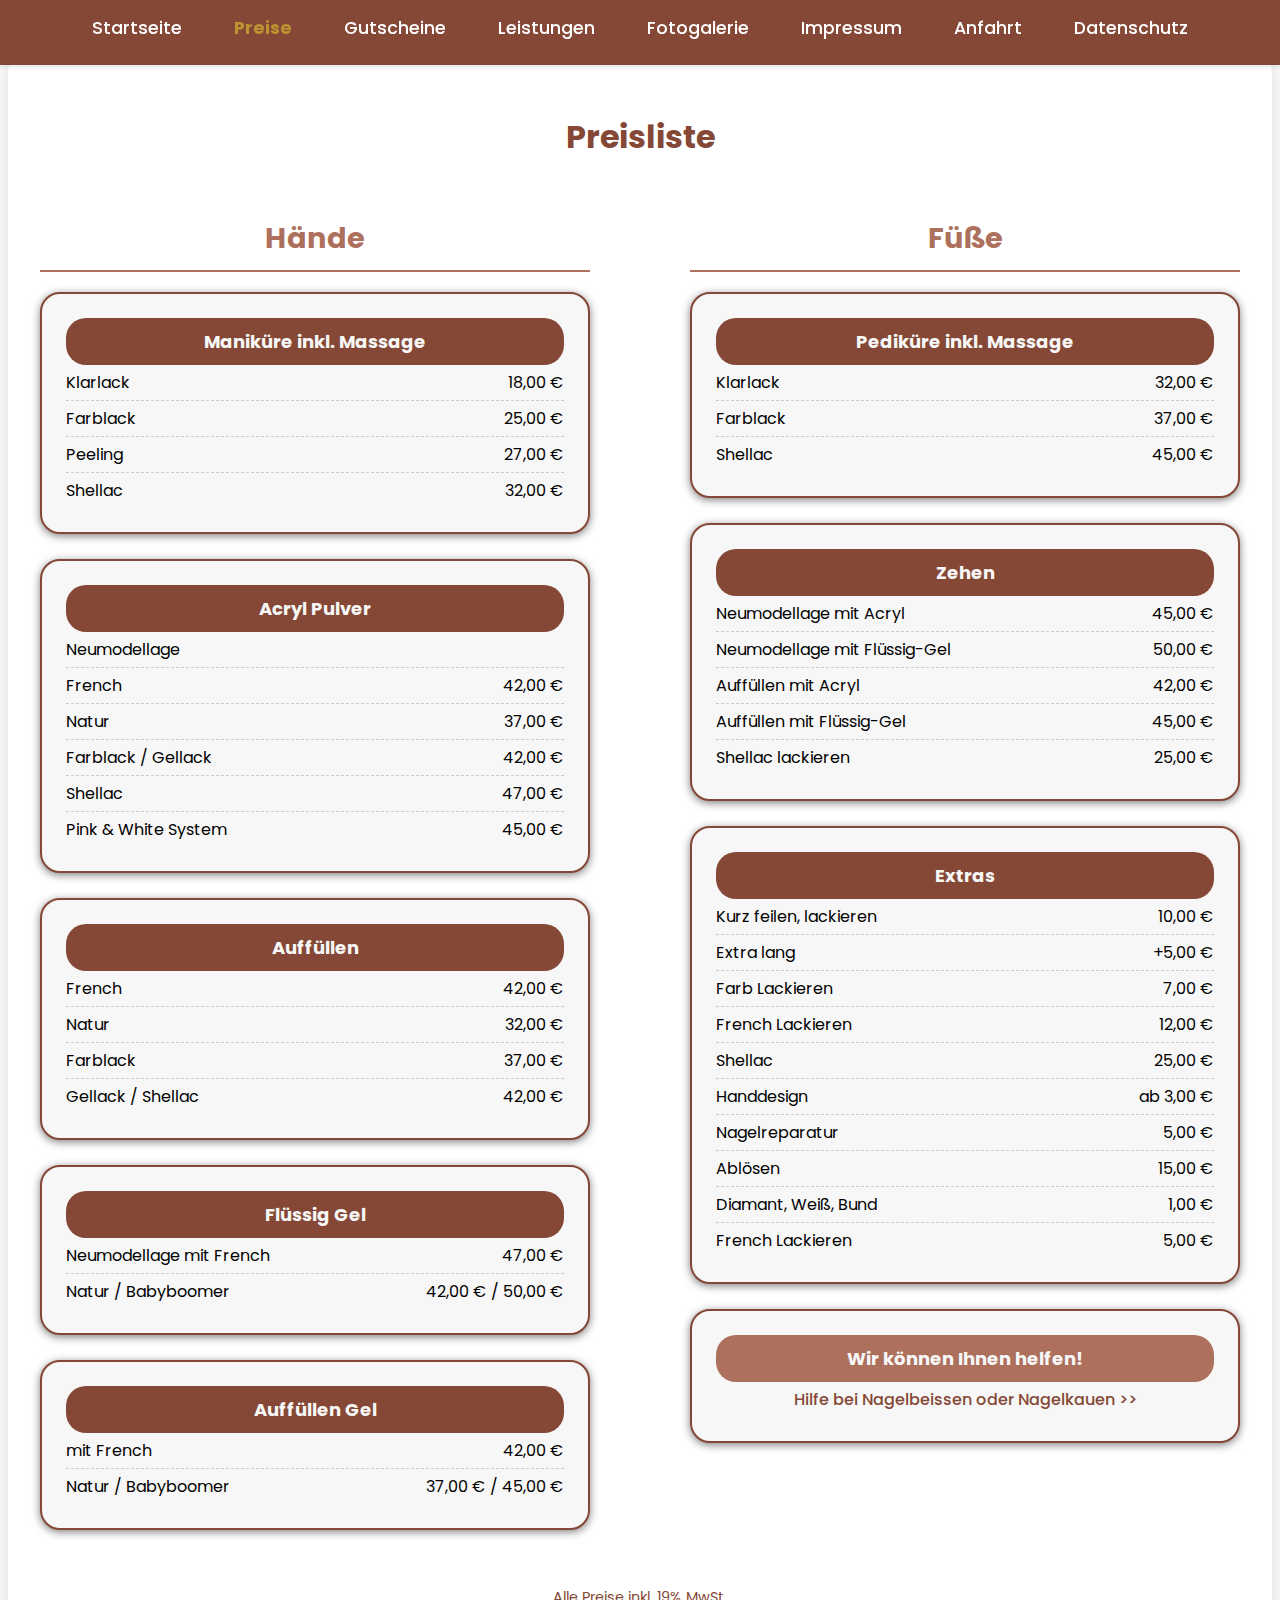
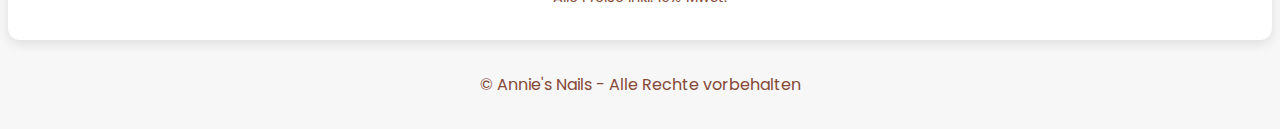
<file: preise.html>
<!DOCTYPE html>
<html lang="de">

<head>
  <meta charset="UTF-8" />
  <meta name="viewport" content="width=device-width, initial-scale=1.0" />
  <title>Preise – Annie's Nails</title>

  <link rel="preconnect" href="https://fonts.googleapis.com">
  <link rel="preconnect" href="https://fonts.gstatic.com" crossorigin>
  <link
    href="https://fonts.googleapis.com/css2?family=Poppins:ital,wght@0,100;0,200;0,300;0,400;0,500;0,600;0,700;0,800;0,900;1,100;1,200;1,300;1,400;1,500;1,600;1,700;1,800;1,900&display=swap"
    rel="stylesheet">
  <link rel="stylesheet" href="css/preise_style.css" />
  <link rel="stylesheet" href="css/common.css" />
  <link rel="stylesheet" href="css/responsive.css" />
</head>

<body>

    <nav class="navbar">
    <button class="burger" id="burger-btn" aria-label="Menü öffnen">
        <span class="burger-line"></span>
        <span class="burger-line"></span>
        <span class="burger-line"></span>
    </button>
    <div class="nav-links">        <a href="index.html" class="nav-link">Startseite</a>
        <a href="preise.html" class="nav-link active">Preise</a>
        <a href="gutscheine.html" class="nav-link">Gutscheine</a>
        <a href="leistungen.html" class="nav-link">Leistungen</a>
        <a href="fotogalerie.html" class="nav-link">Fotogalerie</a>
        <a href="impressum.html" class="nav-link">Impressum</a>
        <a href="anfahrt.html" class="nav-link">Anfahrt</a>
        <a href="datenschutz.html" class="nav-link">Datenschutz</a>
    </div>
  </nav>

  <div class="container">
    <h1>Preisliste</h1>

    <div class="columns">
      <!-- Column 1: Hände -->
      <div class="column">
        <h2 class="column-title">Hände</h2>
        <div class="category">
          <h2>Maniküre inkl. Massage</h2>
          <div class="price-list">
            <div class="price-item"><span>Klarlack</span><span>18,00 €</span></div>
            <div class="price-item"><span>Farblack</span><span>25,00 €</span></div>
            <div class="price-item"><span>Peeling</span><span>27,00 €</span></div>
            <div class="price-item"><span>Shellac</span><span>32,00 €</span></div>
          </div>
        </div>

        <div class="category">
          <h2>Acryl Pulver</h2>
          <div class="price-list">
            <div class="price-item highlight"><span>Neumodellage</span></div>
            <div class="price-item"><span>French</span><span>42,00 €</span></div>
            <div class="price-item"><span>Natur</span><span>37,00 €</span></div>
            <div class="price-item"><span>Farblack / Gellack</span><span>42,00 €</span></div>
            <div class="price-item"><span>Shellac</span><span>47,00 €</span></div>
            <div class="price-item"><span>Pink & White System</span><span>45,00 €</span></div>
          </div>
        </div>

        <div class="category">
          <h2>Auffüllen</h2>
          <div class="price-list">
            <div class="price-item"><span>French</span><span>42,00 €</span></div>
            <div class="price-item"><span>Natur</span><span>32,00 €</span></div>
            <div class="price-item"><span>Farblack</span><span>37,00 €</span></div>
            <div class="price-item"><span>Gellack / Shellac</span><span>42,00 €</span></div>
          </div>
        </div>

        <div class="category">
          <h2>Flüssig Gel</h2>
          <div class="price-list">
            <div class="price-item"><span>Neumodellage mit French</span><span>47,00 €</span></div>
            <div class="price-item"><span>Natur / Babyboomer</span><span>42,00 € / 50,00 €</span></div>
          </div>
        </div>

        <div class="category">
          <h2>Auffüllen Gel</h2>
          <div class="price-list">
            <div class="price-item"><span>mit French</span><span>42,00 €</span></div>
            <div class="price-item"><span>Natur / Babyboomer</span><span>37,00 € / 45,00 €</span></div>
          </div>
        </div>
      </div>

      <!-- Column 2: Füße -->
      <div class="column">
        <h2 class="column-title">Füße</h2>
        <div class="category">
          <h2>Pediküre inkl. Massage</h2>
          <div class="price-list">
            <div class="price-item"><span>Klarlack</span><span>32,00 €</span></div>
            <div class="price-item"><span>Farblack</span><span>37,00 €</span></div>
            <div class="price-item"><span>Shellac</span><span>45,00 €</span></div>
          </div>
        </div>

        <div class="category">
          <h2>Zehen</h2>
          <div class="price-list">
            <div class="price-item"><span>Neumodellage mit Acryl</span><span>45,00 €</span></div>
            <div class="price-item"><span>Neumodellage mit Flüssig-Gel</span><span>50,00 €</span></div>
            <div class="price-item"><span>Auffüllen mit Acryl</span><span>42,00 €</span></div>
            <div class="price-item"><span>Auffüllen mit Flüssig-Gel</span><span>45,00 €</span></div>
            <div class="price-item"><span>Shellac lackieren</span><span>25,00 €</span></div>
          </div>
        </div>

        <div class="category">
          <h2>Extras</h2>
          <div class="price-list">
            <div class="price-item"><span>Kurz feilen, lackieren</span><span>10,00 €</span></div>
            <div class="price-item"><span>Extra lang</span><span>+5,00 €</span></div>
            <div class="price-item"><span>Farb Lackieren</span><span>7,00 €</span></div>
            <div class="price-item"><span>French Lackieren</span><span>12,00 €</span></div>
            <div class="price-item"><span>Shellac</span><span>25,00 €</span></div>
            <div class="price-item"><span>Handdesign</span><span>ab 3,00 €</span></div>
            <div class="price-item"><span>Nagelreparatur</span><span>5,00 €</span></div>
            <div class="price-item"><span>Ablösen</span><span>15,00 €</span></div>
            <div class="price-item"><span>Diamant, Weiß, Bund</span><span>1,00 €</span></div>
            <div class="price-item"><span>French Lackieren</span><span>5,00 €</span></div>
          </div>
        </div>

        <div class="category">
          <h2 style="background-color: #ad705d; color: #F7F7F7;">Wir können Ihnen helfen!</h2>
          <div class="price-list">
            <div class="price-item" style="justify-content: center;">
              <a href="leistungen.html">Hilfe bei Nagelbeissen oder Nagelkauen &gt;&gt;</a>
            </div>
          </div>
        </div>
      </div>
    </div>

    <div class="note">
      Alle Preise inkl. 19% MwSt.
    </div>
  </div>
  <footer>
    &copy; Annie's Nails - Alle Rechte vorbehalten
  </footer>

  <script src="js/navbar.js"></script>
</body>

</html>
</file>
<file: css/index_style.css>
body {
    margin: 0;
    font-family: "Poppins", sans-serif;
    background-color: #F7F7F7;
    color: #000000;
    padding-top: 60px; /* Prevent content from jumping when navbar is fixed */
}

header {
    background-color: #854836;
    background-image: linear-gradient(135deg, #854836, #ad705d);
    color: white;
    text-align: center;
    padding: 3em 1em;
    margin-bottom: 2em;
    position: relative;
    box-shadow: 0 4px 12px rgba(0, 0, 0, 0.1);
}

header .logo {
    width: 150px;
    height: 150px;
    object-fit: cover;
    border-radius: 50%;
    margin: 1.5em auto;
    display: block;    border: 4px solid var(--gold-primary);
    box-shadow: 0 4px 12px rgba(0, 0, 0, 0.2);
    transition: transform 0.3s ease;
}

header .logo:hover {
    transform: scale(1.05);
}

header h1 {
    margin: 0.5em 0;
    font-size: 2.2em;
    font-weight: 600;
    text-shadow: 2px 2px 4px rgba(0, 0, 0, 0.2);
}

header h1:last-child {
    font-size: 1.8em;
    font-weight: 400;
    margin-top: 0.2em;    color: var(--gold-highlight);
}

h2,
h3 {
    text-align: center;
    color: #854836;
}

p {
    text-align: center;
    color: black;
    line-height: 1.6;
}

.highlight-box {    background-color: var(--gold-highlight);
    color: black;
    border: 2px solid #854836;
    box-shadow: 0 4px 8px rgba(0, 0, 0, 0.2);
    padding: 15px;
    border-radius: 8px;
    text-align: center;
    margin: 30px auto;
    width: fit-content;
    font-weight: bold;
}

.highlight-box a {
    display: inline-block;
    margin-top: 10px;
    background-color: #F7F7F7;
    color: #000000;
    padding: 8px 14px;
    text-decoration: none;
    font-weight: bold;
    border-radius: 5px;
    transition: background-color 0.3s;
}

.highlight-box a:hover {
    background-color: #854836;
    color: white;
}

.container {
    max-width: 1200px;
    margin: 0 auto;
    padding: 2em;
}

.row {
    display: flex;
    flex-wrap: wrap;
    gap: 20px;
    justify-content: center;
}

.column {
    flex: 1;
    min-width: 300px;
    max-width: 400px;
    background-color: #F7F7F7;
    border-radius: 10px;
    padding: 20px;
    box-shadow: 0 2px 6px rgba(0, 0, 0, 0.2);
}

img {
    max-width: 100%;
    border-radius: 10px;
}

.button {
    background-color: #854836;
    color: white;
    border: none;
    padding: 0.5em 1em;
    cursor: pointer;
    border-radius: 5px;
    text-decoration: none;
}

.contact img {
    width: 25px;
    vertical-align: middle;
    margin-right: 8px;
}

.footer-note {
    font-size: 0.9em;
    margin-top: 1em;
}

/*------------------FOOTER SECTION----------------------*/
footer {
    font-weight: lighter;
    background-color: #F7F7F7;
    text-align: center;
    padding: 1rem;
    color: #854836;
}

/* Image Slider Styles */
.slider-container {
    position: relative;
    width: 100%;
    max-width: 1200px;
    margin: 3rem auto;
    overflow: hidden;
    border-radius: 15px;
    box-shadow: 0 8px 16px rgba(0, 0, 0, 0.15);
}

.slider {
    display: flex;
    transition: transform 0.5s ease-in-out;
    height: 500px;
}

.slide {
    min-width: 100%;
    position: relative;
}

.slide img {
    width: 100%;
    height: 100%;
    object-fit: cover;
}

.slide-caption {
    position: absolute;
    bottom: 0;
    left: 0;
    right: 0;
    background: linear-gradient(to top, rgba(0, 0, 0, 0.7), transparent);
    color: white;
    padding: 20px;
    opacity: 0;
    transition: opacity 0.3s ease;
}

.slide-caption p {
    color: white;
    margin: 10px 0;
}

.slide-caption h3 {
    color: var(--gold-highlight);
    font-size: 1.5em;
    margin: 0;
}

/* Show captions when hovering anywhere on the slider container */
.slider-container:hover .slide-caption,
.slider-container.touched .slide-caption {
    opacity: 1;
}

.slider-nav {
    position: absolute;
    top: 0;
    left: 0;
    right: 0;
    bottom: 0;
    pointer-events: none;
}

.slider-container:hover .slider-nav {
    opacity: 1;
    pointer-events: all;
}

.slider-nav button {
    position: absolute;
    top: 50%;
    transform: translateY(-50%);
    background: rgba(133, 72, 54, 0.8);
    color: white;
    border: none;
    width: 50px;
    height: 50px;
    cursor: pointer;
    border-radius: 50%;
    transition: all 0.3s ease;
    pointer-events: auto;
    font-size: 24px;
    display: flex;
    align-items: center;
    justify-content: center;
}

.slider-nav .prev {
    left: 20px;
}

.slider-nav .next {
    right: 20px;
}

.slider-nav button:hover {
    background: rgba(187, 147, 51, 0.9);
}

.slider-dots {
    position: absolute;
    bottom: 20px;
    left: 50%;
    transform: translateX(-50%);
    display: flex;
    gap: 10px;
}

.dot {
    width: 10px;
    height: 10px;
    border-radius: 50%;
    background: rgba(255, 255, 255, 0.5);
    cursor: pointer;
    transition: background-color 0.3s ease;
}

.dot.active {
    background: var(--gold-primary);
}
</file>
<file: css/responsive.css>
/* Header responsive styles */
@media (max-width: 768px) {
    header {
        padding: 2em 1em;
    }

    header .logo {
        width: 120px;
        height: 120px;
    }

    header h1 {
        font-size: 1.8em;
    }

    header h1:last-child {
        font-size: 1.4em;
    }
}

/* Mobile-first breakpoints */
:root {
  --container-padding: 1rem;
  --container-max-width: 1200px;
}

/* Base mobile styles */
.container {
  padding: var(--container-padding);
  max-width: var(--container-max-width);
  margin: 0 auto;
}

/* Burger menu styles */
.burger {
    display: none;
    background: #854836;
    border: none;
    width: 50px;
    height: 40px;
    border-radius: 4px;
    cursor: pointer;
    position: fixed;
    top: 1rem;
    right: 1rem;
    z-index: 1000;
    padding: 8px;
}

.burger-line {
    display: block;
    width: 24px;
    height: 2px;
    background: white;
    margin: 5px 0;
    transition: all 0.3s ease-in-out;
    position: relative;
}

/* Middle line shifted to the right */
.burger-line:nth-child(2) {
    margin-left: 4px;
}

/* Burger to X animation */
.burger.open .burger-line:first-child {
    transform: translateY(7px) rotate(45deg);
    margin-left: 0;
}

.burger.open .burger-line:nth-child(2) {
    opacity: 0;
    transform: translateX(-20px);
}

.burger.open .burger-line:last-child {
    transform: translateY(-7px) rotate(-45deg);
    margin-left: 0;
}

.burger:hover {
    opacity: 0.9;
}

/* Responsive navigation */
@media (max-width: 768px) {    .burger {
        display: block;
        color: white;
        background-color: #854836;
        border-radius: 4px;
        padding: 8px 12px;
    }

    .nav-links {
        position: fixed;
        top: 0;
        left: 0;
        width: 100%;
        height: 100vh;
        background-color: #854836;
        padding-top: 4rem;
        transform: translateX(-100%);
        transition: transform 0.3s ease-in-out;
        z-index: 999;
    }

    .nav-links.open {
        transform: translateX(0);
    }

    .nav-link {
        display: block;
        padding: 1rem 2rem;
        color: white !important;
        text-decoration: none;
        border-bottom: 1px solid rgba(255, 255, 255, 0.1);
    }

    .nav-link:hover,
    .nav-link.active {
        background-color: rgba(255, 255, 255, 0.1);
    }
}

/* Responsive grid */
.row {
  display: flex;
  flex-wrap: wrap;
  gap: 1rem;
}

.column {
  flex: 1;
  min-width: 300px;
}

/* Responsive images */
img {
  max-width: 100%;
  height: auto;
}

/* Responsive typography */
@media (max-width: 768px) {
  h1 {
    font-size: 1.8rem;
  }
  
  h2 {
    font-size: 1.5rem;
  }
  
  p {
    font-size: 1rem;
  }
}

/* Larger screens */
@media (min-width: 1024px) {
  :root {
    --container-padding: 2rem;
  }
}
</file>
<file: css/common.css>
:root {
    --gold-primary: #bb9333;     /* Main brand gold */
    --gold-accent: #d4ac4c;      /* Lighter gold for hover states */
    --gold-highlight: #FFD700;   /* Original gold for small attention elements */
}

/* Navbar Styles */
.navbar {    position: fixed;
    top: 0;
    left: 0;
    width: 100%;
    height: 35px;
    transform: translateY(-100%);
    transition: transform 0.3s cubic-bezier(0.4, 0.0, 0.2, 1);
    background-color: #854836;
    box-shadow: 0 2px 5px rgba(0,0,0,0.1);
    z-index: 1000;
    padding: 15px 0;
    text-align: center;
    will-change: transform;
}

.nav-link {
    color: white;
    text-decoration: none;
    margin: 0 1.5rem;
    font-weight: 500;
    font-size: 1.1rem;
    position: relative;
    transition: color 0.3s ease;
}

.nav-link::after {
    content: '';
    position: absolute;
    width: 0%;
    height: 2px;
    bottom: -4px;
    left: 0;    background-color: var(--gold-accent);
    transition: width 0.3s ease;
}

.nav-link:hover {    color: var(--gold-highlight);
    text-decoration: none;
}

.nav-link:hover::after {
    width: 100%;
}

.nav-link.active {    color: var(--gold-primary);
    font-weight: bold;
}

/* Ensure content doesn't hide under navbar */
body {
    padding-top: 60px; /* Adjust based on navbar height */
}

.sparkle {
    display: inline-block;
    animation: twinkle 1.5s infinite;
}

@keyframes twinkle {
    0% { opacity: 1; }
    50% { opacity: 0.3; }
    100% { opacity: 1; }
}

/* Make alternate sparkles twinkle with a slight delay for a more dynamic effect */
.sparkle:nth-child(2n) {
    animation-delay: 0.75s;
}

.sparkle-container {
    position: absolute;
    top: 0;
    left: 0;
    width: 100%;
    height: 100%;
    pointer-events: none;
    overflow: hidden;
    z-index: 0;
}

.floating-sparkle {
    position: absolute;
    pointer-events: none;
    animation: float-sparkle 3s linear infinite;
    opacity: 0;
    z-index: 0;
}

@keyframes float-sparkle {
    0% {
        transform: translate(0, 0) rotate(0deg) scale(0);
        opacity: 0;
    }
    10% {
        opacity: 1;
    }
    90% {
        opacity: 1;
    }
    100% {
        transform: translate(var(--end-x), var(--end-y)) rotate(360deg) scale(1);
        opacity: 0;
    }
}

header {
    position: relative;
    overflow: hidden;
}
</file>
<file: css/anfahrt_style.css>
body {
    font-family: 'Poppins', sans-serif;
    background-color: #F7F7F7;
    color: #000;
    margin: 0;
    padding: 0;
}
/*------------------MAIN CONTENT----------------------*/

.main-content {
    max-width: 900px;
    margin: 2rem auto;
    padding: 1rem;
    background-color: #fff;
    border-radius: 10px;
    box-shadow: 0 2px 10px rgba(0, 0, 0, 0.05);
}

.main-content h1 {
    text-align: center;
    color: #854836;
    font-size: 2rem;
}

.map-container {
    margin-top: 2rem;
    border: 2px solid var(--gold-primary);
    border-radius: 12px;
    overflow: hidden;
    box-shadow: 0 4px 12px rgba(0, 0, 0, 0.1);
}

/*------------------FOOTER SECTION----------------------*/
footer {
    text-align: center;
    padding: 2rem 1rem;
    color: #854836;
}
</file>
<file: css/datenschutz_style.css>
body {
    font-family: 'Poppins', sans-serif;
    background-color: #F7F7F7;
    color: #000;
    margin: 0;
    padding: 0;
}

/*------------------MAIN CONTENT----------------------*/

h1 {
    text-align: center;
    margin-top: 2rem;
    color: #854836;
}

h2 {
    color: #854836;
}
.container {
    max-width: 1000px;
    margin: 3rem auto;
    padding: 2rem;
    background-color: white;
    border-radius: 12px;
    box-shadow: 0 4px 12px rgba(0, 0, 0, 0.1);
}

ul {
    list-style-type: disc;
    margin-left: 20px;
}

/*------------------FOOTER SECTION----------------------*/
footer {
    text-align: center;
    padding: 2rem 1rem;
    color: #854836;
}
</file>
<file: css/fotogalerie_style.css>
body {
    font-family: "Poppins", sans-serif;
    margin: 0;
    background-color: #66392b;
}



.gallery-container {
    max-width: 1200px;
    margin: 80px auto 40px;
    padding: 0 20px;
}

.gallery-header {
    text-align: center;
    margin-bottom: 40px;
    color: var(--gold-primary);
}

.gallery-grid {
    display: grid;
    grid-template-columns: repeat(auto-fill, minmax(300px, 1fr));
    gap: 30px;
    padding: 20px 0;
}

.gallery-item {
    position: relative;
    overflow: hidden;
    border-radius: 8px;
    box-shadow: 0 4px 8px rgba(0, 0, 0, 0.1);
    transition: transform 0.3s ease, box-shadow 0.3s ease;
}

.gallery-item:hover {
    transform: translateY(-5px);
    box-shadow: 0 6px 12px rgba(0, 0, 0, 0.15);
}

.gallery-item img {
    width: 100%;
    height: 300px;
    object-fit: cover;
    display: block;
}

.gallery-item-overlay {
    position: absolute;
    bottom: 0;
    left: 0;
    right: 0;
    background: linear-gradient(to top, rgba(0, 0, 0, 0.7), transparent);
    padding: 20px;
    color: white;
    opacity: 0;
    transition: opacity 0.3s ease;
}

.gallery-item:hover .gallery-item-overlay {
    opacity: 1;
}

.gallery-item-title {
    font-size: 1.1rem;
    margin: 0;
    color: var(--gold-highlight);
}

@media (max-width: 768px) {
    .gallery-grid {
        grid-template-columns: repeat(auto-fill, minmax(250px, 1fr));
        gap: 20px;
    }
    
    .gallery-item img {
        height: 250px;
    }
}
</file>
<file: css/gutscheine_style.css>
body {
    margin: 0;
    font-family: 'Poppins', sans-serif;
    background-color: #F7F7F7;
    color: #000000;
}

/*----------MAIN CONTENT----------*/

.info-text {
    font-size: 1.2rem;
    margin: 1rem 0;
    text-align: center;
}

.phone {
    font-weight: bold;
    font-size: 1.2rem;
    margin-top: 0.5rem;
    text-align: center;
}

.highlight-box {
    background-color: #854836;
    color: white;
    padding: 16px 30px;
    margin: 20px 50px;
    display: inline-block;
    font-size: 1.2rem;
    font-weight: bold;
    border-radius: 10px;
    box-shadow: 0 4px 12px rgba(0, 0, 0, 0.1);
    position: relative;
}

.main-content {
    max-width: 900px;
    margin: 3rem auto;
    background-color: white;
    padding: 2rem;
    border-radius: 12px;
    box-shadow: 0 4px 12px rgba(0, 0, 0, 0.1);
    text-align: center;
}

.badge {
    position: absolute;
    top: -20px;
    right: -20px;
    background-color: #ffc107;
    color: #000;
    padding: 10px 15px;
    font-weight: bold;
    font-size: 16px;
    border-radius: 50%;
    box-shadow: 0 2px 6px rgba(0, 0, 0, 0.2);
}

.loyalty-text {
    max-width: 700px;
    margin: 20px auto;
    font-size: 1.2rem;
    line-height: 1.6;
    text-align: center;
}

h1 {
    text-align: center;
    color: #854836;
    margin-bottom: 2rem;
    font-size: 2rem;
}

.voucher-box {
    text-align: center;
    background-color: #F7F7F7;
    padding: 2rem;
    border: 2px dashed var(--gold-primary);
    border-radius: 10px;
}

.voucher-box p {
    font-size: 1.1rem;
    margin-bottom: 1.5rem;
}

.voucher-box strong {
    color: #854836;
}

.voucher-image {
    margin-top: 2rem;
    max-width: 100%;
    height: auto;
    border-radius: 10px;
    box-shadow: 0 2px 10px rgba(0, 0, 0, 0.1);
}

footer {
    text-align: center;
    padding: 2rem 1rem;
    color: #854836;
}
</file>
<file: css/impressum_style.css>
body {
    margin: 0;
    font-family: 'Poppins', sans-serif;
    background-color: #F7F7F7;
    color: #000000;
}

/*------------------MAIN SECTION----------------------*/
.container {
    max-width: 1000px;
    margin: 3rem auto;
    padding: 2rem;
    background-color: white;
    border-radius: 12px;
    box-shadow: 0 4px 12px rgba(0, 0, 0, 0.1);
}

h1 {
    color: #854836;
    text-align: center;
}
h2 {
    color: #854836;
    margin-top: 1rem;
}

/*------------------FOOTER SECTION----------------------*/
footer {
    text-align: center;
    padding: 2rem 1rem;
    color: #854836;
}
</file>
<file: css/leistungen_style.css>
body{
    margin: 0;
    font-family: 'Poppins', sans-serif;
    background-color: #F7F7F7;
    color: #000000;
}

/*------------------Main Content ----------------------*/
h1 {
    color: #854836;
    text-align: center;
    margin: 2rem 0;
}

.container {
    max-width: 1000px;
    margin: 3rem auto;
    padding: 2rem;
    background-color: white;
    border-radius: 12px;
    box-shadow: 0 4px 12px rgba(0, 0, 0, 0.1);
}

h2 {
    color: #854836;
    margin-bottom: 1rem;
}

h3 {
    color: #854836;
    margin-bottom: 1rem;
}

/*------------------FOOTER SECTION----------------------*/
footer {
    text-align: center;
    padding: 2rem 1rem;
    color: #854836;
}
</file>
<file: css/preise_style.css>
body {
    margin: 0;
    font-family: 'Poppins', sans-serif;
    background-color: #F7F7F7;
    color: #000000;
}
/*------------------PREISE SECTION----------------------*/
.container {
    max-width: 1000px;
    margin: 3rem auto;
    padding: 2rem;
    background-color: white;
    border-radius: 12px;
    box-shadow: 0 4px 12px rgba(0, 0, 0, 0.1);
}

h1 {
    text-align: center;
    color: #854836;
    margin-bottom: 2rem;
}

.columns {
    display: flex;
    gap: 100px;
    flex-wrap: wrap;
    justify-content: center;
}

.category {
    flex: 1 1 300px;
    background-color: #F7F7F7;
    border: 2px solid #854836;
    border-radius: 20px;
    padding: 1.5rem;
    margin-bottom: 25px;
    box-shadow: 0 2px 8px rgba(0, 0, 0, 0.5);
}

.category h2 {
    background-color: #854836;
    color: #F7F7F7;
    font-size: 18px;
    margin: 0;
    padding: 10px;
    border-radius: 20px 20px 20px 20px;
    text-align: center;

}

.price-item {
    display: flex;
    justify-content: space-between;
    padding: 5px 0;
    border-bottom: 1px dashed #ccc;
}

.price-item:last-child {
    border-bottom: none;
}

.price {
    color: var(--gold-primary);
    font-weight: bold;
}

a {
    color: #854836;
    text-decoration: none;
    font-weight: 500;;
}

a:hover {
    text-decoration:underline;
}

.note {
    text-align: center;
    margin-top: 2rem;
    font-size: 0.9rem;
    color: #854836;
}

.column-title {
    text-align: center;
    margin-bottom: 20px;
    color: #ad705d;
    font-size: 1.8em;
    border-bottom: 2px solid #ad705d;
    padding-bottom: 10px;
}
/*------------------FOOTER SECTION----------------------*/
footer {
    text-align: center;
    padding: 2rem 1rem;
    color: #854836;
}
</file>
